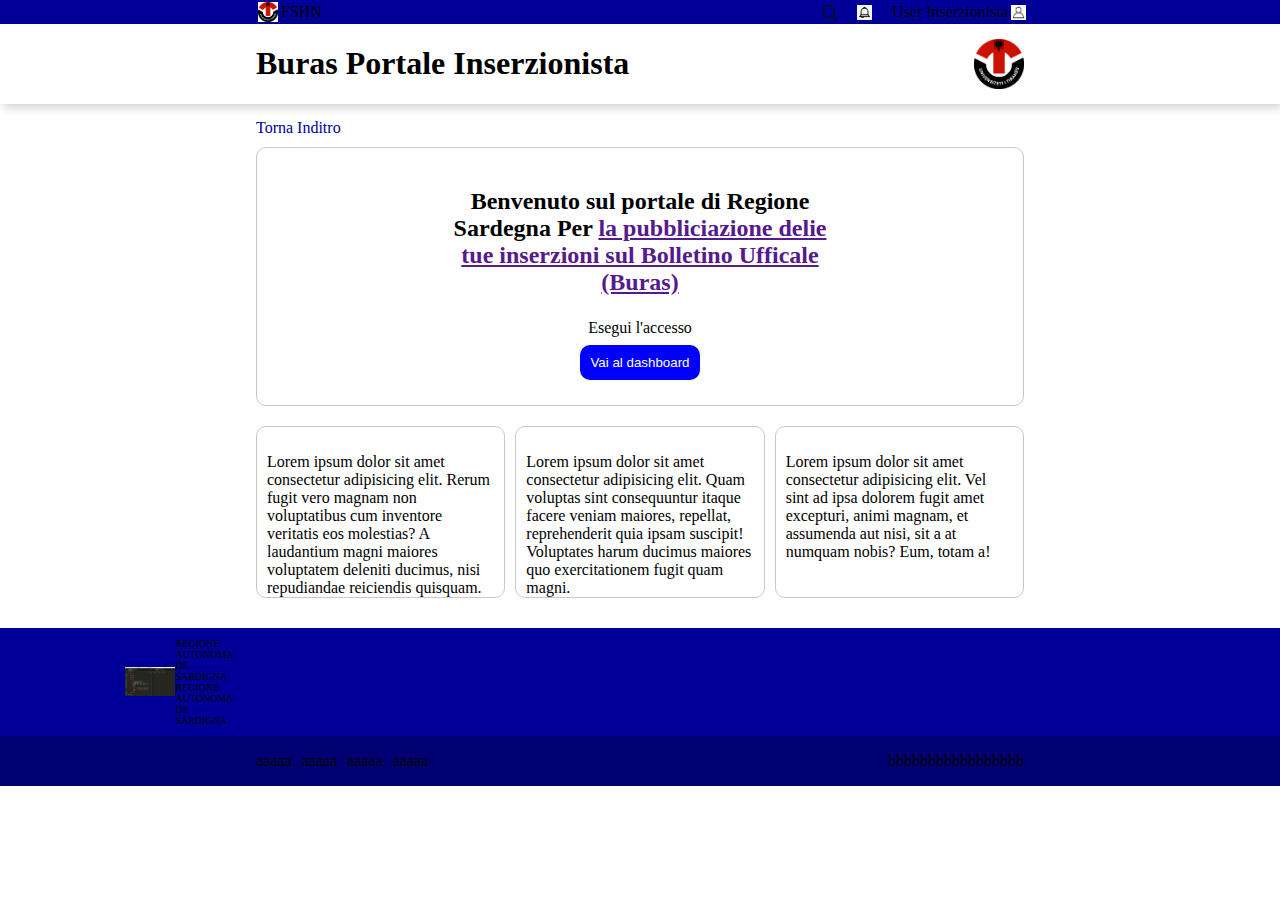
<file: index.html>
<!DOCTYPE html>
<html lang="en">
<head>
    <meta charset="UTF-8">
    <meta name="viewport" content="width=device-width, initial-scale=1.0">
    <title>Incesrione</title>
    <link rel="stylesheet" href="style.css">
</head>
<body>
    <header>
        <div class="nav-top">
            <div class="nav-top-item"><img class="logo-xs" src="images.png" alt="">
            <p>FSHN</p>
            </div>
            <div class="nav-top-item2">
                <img class="logo-xxs" src="search-icon-2048x2048-cmujl7en.png" alt="">
                <img class="logo-xxs" src="pngtree-vector-notification-icon-png-image_927192.jpg" alt="">
                <div class="nav-top-subitem">
                <p>User Inserzionista</p>
                <img class="logo-xxs" src="account-icon-template-vector.jpg" alt="">
                </div>
            </div>
        </div>
        <div class="nav-title">
            <h1>Buras Portale Inserzionista</h1>
            <img class="logo-l" src="images.png" alt="">
        </div>
        </header>
        <main>
        <a id="indjetro" href="">Torna Inditro</a>
        <div class="body-container-main">
            <div class="body-container-first">
            <h2>Benvenuto sul portale di Regione Sardegna Per <a href="">la pubbliciazione delie tue inserzioni sul Bolletino Ufficale (Buras)</a></h2>
            <p>Esegui l'accesso</p>
            <button>Vai al dashboard</button>
            </div>
        </div>
        <h2></h2>
        <div class="body-container-second">
            <div></div>
            <div></div>
            <div></div>
        </div>
        <div class="body-container-third">
            <div class="m3-item">
                <p>Lorem ipsum dolor sit amet consectetur adipisicing elit. Rerum fugit vero magnam non voluptatibus cum inventore veritatis eos molestias? A laudantium magni maiores voluptatem deleniti ducimus, nisi repudiandae reiciendis quisquam.</p>
            </div>
            <div class="m3-item"><p>Lorem ipsum dolor sit amet consectetur adipisicing elit. Quam voluptas sint consequuntur itaque facere veniam maiores, repellat, reprehenderit quia ipsam suscipit! Voluptates harum ducimus maiores quo exercitationem fugit quam magni.</p></div>
            <div class="m3-item"><p>Lorem ipsum dolor sit amet consectetur adipisicing elit. Vel sint ad ipsa dolorem fugit amet excepturi, animi magnam, et assumenda aut nisi, sit a at numquam nobis? Eum, totam a!</p></div>
        </div>
        </div>
        </main>
</body>
<footer>
    <div class="footer-main">
        <div class="footer-item">
        <img class="logo-l" src="OIP.jpg" alt="">
        <p>REGIONE AUTONOMA DE SARDIGNA REGIONE AUTONOMA DE SARDIGNA</p>
        </div>   
</footer>
    <div class="final-container">
    <div class="footer-final">
        <div class="footer-final-text">
            <p>aaaaa</p>
            <p>aaaaa</p>
            <p>aaaaa</p>
            <p>aaaaa</p>
        </div>
        <div>
            <p>bbbbbbbbbbbbbbbbb</p>
        </div>
    </div>
    </div>
</html>
</file>
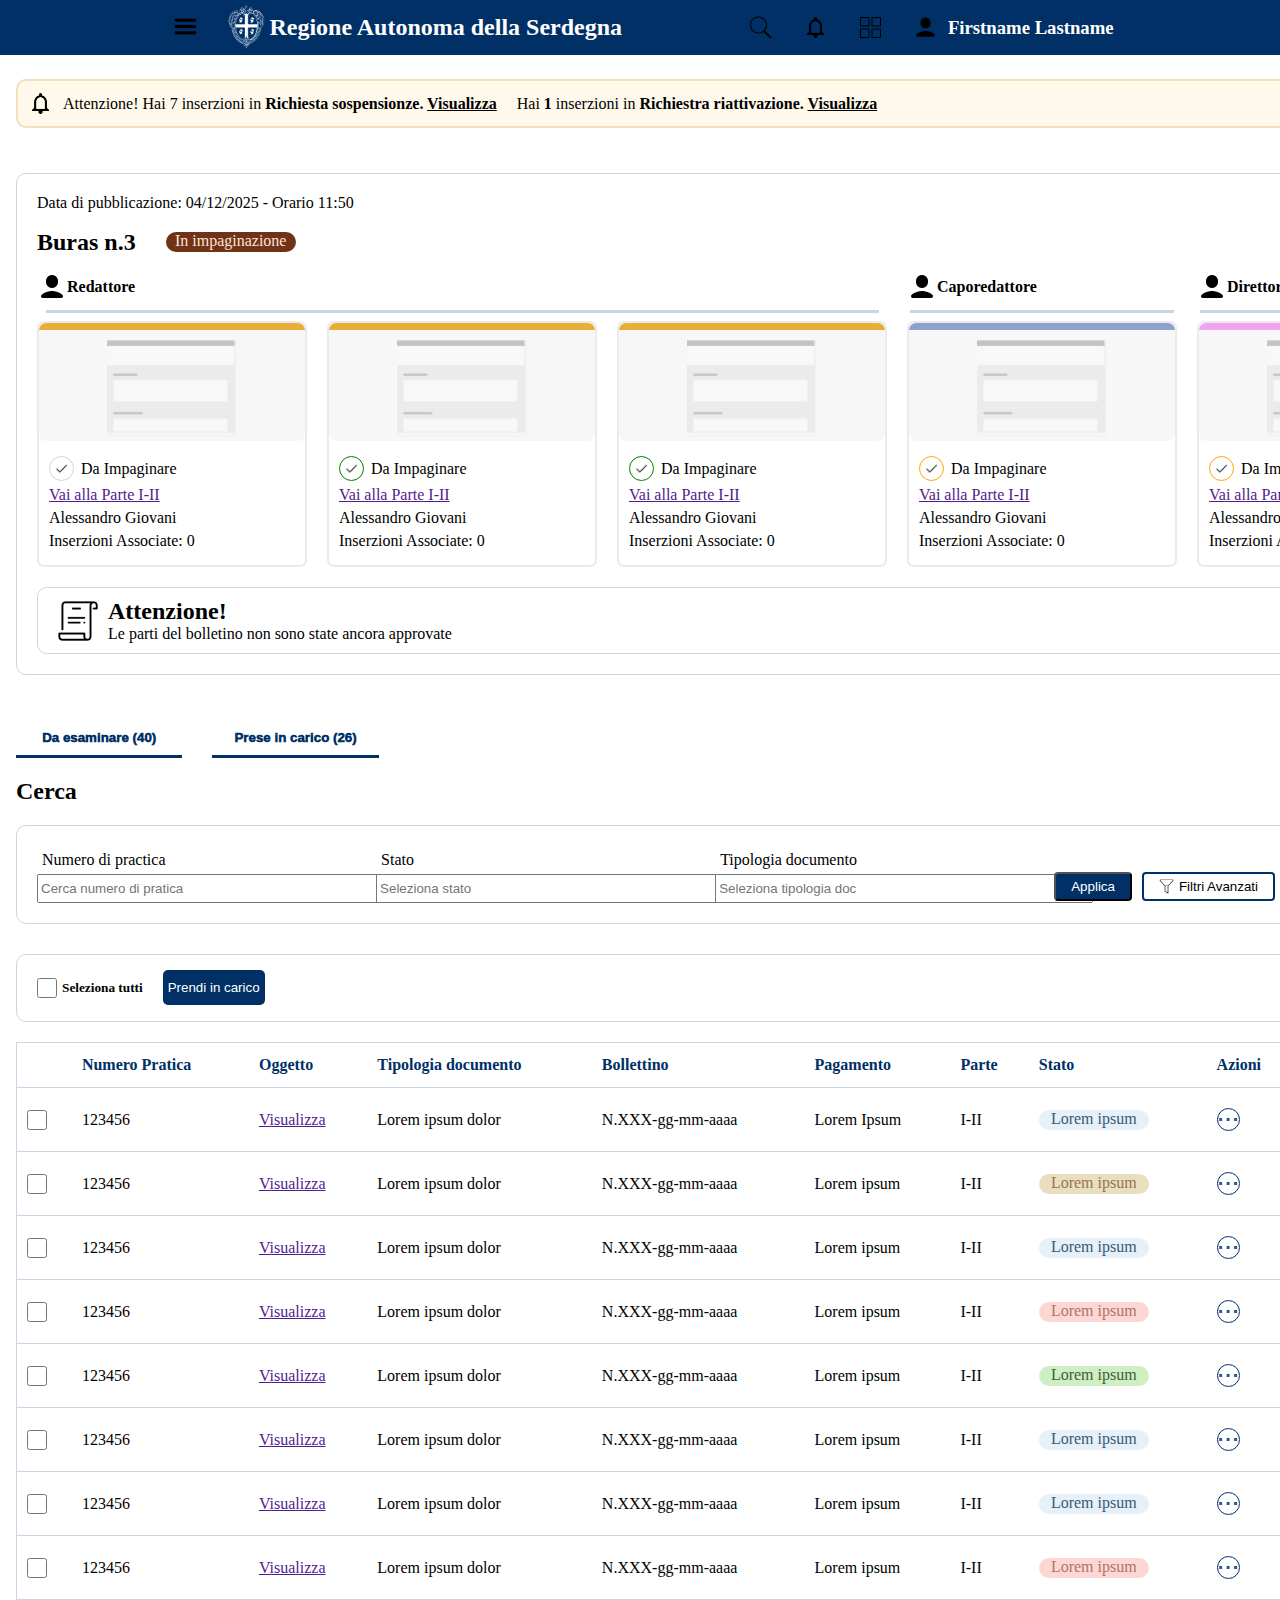
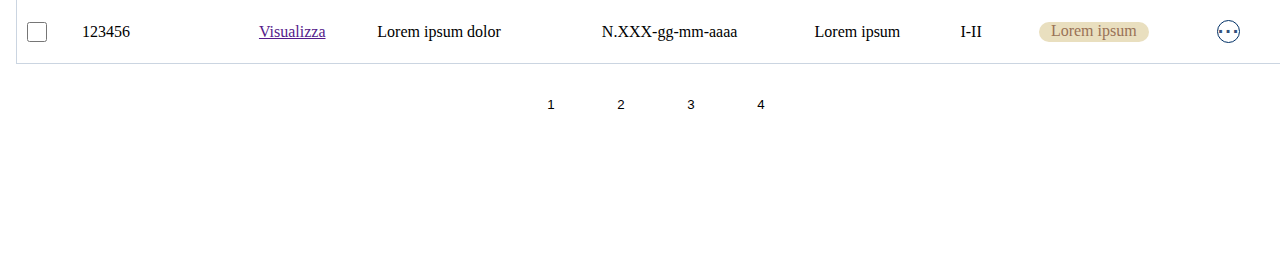
<file: new/buras.html>
<!DOCTYPE html>
<html lang="en">
<head>
    <meta charset="UTF-8">
    <meta name="viewport" content="width=device-width, initial-scale=1.0">
    <title>digitalburas</title>
    <link rel="stylesheet" href="style2.css">
</head>
<body>
<header>
    <div class="nav">
        <div class="nav-item-first">
            <button>
                <img class="img-xs" src="Hamburger_icon.svg.png" alt="">
            </button>
            <div class="logoName">
                <img id="logo" src="HeaderIcon.png" alt="">
                <h2>Regione Autonoma della Serdegna</h2>
            </div>
        </div>
        <div class="nav-item">
            <img class="img-xs" src="icons8-search-50.png" alt="">
            <img class="img-xs" src="icons8-notification-bell-48.png" alt="">
            <img class="img-xs" src="icons8-four-squares-50.png" alt="">
            <div class="user-div">
                <img id="userpfp" src="icons8-user-60.png" alt="">
                <h3>Firstname Lastname</h3>
            </div>
        </div>
    </div>
    <main>
    <div class="notification">
        <div class="notif-sub">
            <img src="icons8-notification-bell-48.png" alt="">
            <p>Attenzione! Hai 7 inserzioni in <b>Richiesta sospensionze. <a href="">Visualizza</a></b></p>
            <hr>
            <p>Hai <b>1</b> inserzioni in <b>Richiestra riattivazione. <a href="">Visualizza</a></b></p>
        </div>
    </div>
    <div class="information-container">
        <div class="information-header">
            <p>Data di pubblicazione: 04/12/2025 - Orario 11:50</p>
            <div class="header-nav-container">
                <div class="header-nav-container-item1">
                <h2>Buras n.3</h2>
                <p class="information-colorp" >In impaginazione</p>
                </div>
            <a href="">Vai al bolletino</a>
            </div>
        </div>
        <div class="role-selector-container">
                <div class="role-card-1">
                    <div class="card-header">
                            <img class="role-img" src="icons8-user-60.png" alt="">
                            <b>Redattore</b>
                    </div>
                <hr>
                <div class="card-body-container">
                    <div class="card-body">
                        <div class="card-img-container-1">
                            <img class="screenshot" src="Screenshot_26.png" alt="">
                        </div>
                        <div class="card-body-text">
                            <div style="display:flex; align-items:center; gap:7px"><img class="checkbox-2" src="icons8-check-30.png" alt=""><p>Da Impaginare</p></div>
                            <div><a href="">Vai alla Parte I-II</a></div>
                            <p>Alessandro Giovani</p>
                            <p>Inserzioni Associate: 0</p>
                        </div>
                    </div>
                    <div class="card-body">
                        <div class="card-img-container-1">
                            <img class="screenshot" src="Screenshot_26.png" alt="">
                        </div>
                        <div class="card-body-text">
                            <div style="display:flex; align-items:center; gap:7px"><img class="checkbox-1" src="icons8-check-30.png" alt=""><p>Da Impaginare</p></div>
                            <div><a href="">Vai alla Parte I-II</a></div>
                            <p>Alessandro Giovani</p>
                            <p>Inserzioni Associate: 0</p>
                        </div>
                    </div>
                    <div class="card-body">
                        <div class="card-img-container-1">
                            <img class="screenshot" src="Screenshot_26.png" alt="">
                        </div>
                        <div class="card-body-text">
                            <div style="display:flex; align-items:center; gap:7px"><img class="checkbox-1" src="icons8-check-30.png" alt=""><p>Da Impaginare</p></div>
                            <div><a href="">Vai alla Parte I-II</a></div>
                            <p>Alessandro Giovani</p>
                            <p>Inserzioni Associate: 0</p>
                        </div>
                    </div>
                </div>
            </div>
            <div class="role-card-1">
                <div class="card-header">
                        <img class="role-img" src="icons8-user-60.png" alt="">
                        <b>Caporedattore</b>
                </div>
                <hr>
                <div class="card-body-container">
                    <div class="card-body">
                        <div class="card-img-container-2">
                            <img class="screenshot" src="Screenshot_26.png" alt="">
                        </div>
                        <div class="card-body-text">
                            <div style="display:flex; align-items:center; gap:7px"><img class="checkbox-3" src="icons8-check-30.png" alt=""><p>Da Impaginare</p></div>
                            <div><a href="">Vai alla Parte I-II</a></div>
                            <p>Alessandro Giovani</p>
                            <p>Inserzioni Associate: 0</p>
                        </div>
                    </div>
                </div>
            </div>
            <div class="role-card-1">
                <div class="card-header">
                        <img class="role-img" src="icons8-user-60.png" alt="">
                        <b>Direttore</b>
                </div>
                <hr>
                <div class="card-body-container">
                    <div class="card-body">
                        <div class="card-img-container-3">
                            <img class="screenshot" src="Screenshot_26.png" alt="">
                        </div>
                        <div class="card-body-text">
                            <div style="display:flex; align-items:center; gap:7px"><img class="checkbox-3" src="icons8-check-30.png" alt=""><p>Da Impaginare</p></div>
                            <div><a href="">Vai alla Parte I-II</a></div>
                            <p>Alessandro Giovani</p>
                            <p>Inserzioni Associate: 0</p>
                        </div>
                    </div>
                </div>
            </div>
        </div>
        <div class="attenzione">
            <img style="width: 40px;" src="icons8-scroll-64.png" alt="">
            <div>
                <h2 style="margin: 0;">Attenzione!</h2>
                <p>Le parti del bolletino non sono state ancora approvate</p>
            </div>
        </div>
    </div>

    <div class="search-tabs">
        <button class="search-tab"><p>Da esaminare (40)</p></button>
        <button class="search-tab"><p>Prese in carico (26)</p></button>
    </div>
    <div class="search-container">
        <h2>Cerca</h2>
        <div class="search">
        <form action="">
            <div>
                <label for="">Numero di practica</label>
                <input type="text" placeholder="Cerca numero di pratica" name="" id="">
            </div>
            <div>
                <label for="">Stato</label>
                <input type="text" placeholder="Seleziona stato" name="" id="">
            </div>
            <div>
                <label for="">Tipologia documento</label>
                <input type="text" placeholder="Seleziona tipologia doc" name="" id="">
            </div>
            <div class="search-buttons">
                   <button id="submit-button"><p>Applica</p></button>    
                   <button id="filter"><img style="width: 15px;" src="icons8-filter-50.png" alt=""> <p>Filtri Avanzati</p></button>   
            </div>
        </form>
        </div>
    </div>
    <div class="search-container-2">
        <div class="search-container-2-input"><input type="checkbox"><h5>Seleziona tutti</h5></div>
        <button id="submit-button-2">Prendi in carico</button>
    </div>
    <table>
        <tr>
            <th></th>
            <th>Numero Pratica</th>
            <th>Oggetto</th>
            <th>Tipologia documento</th>
            <th>Bollettino</th>
            <th>Pagamento</th>
            <th>Parte</th>
            <th>Stato</th>
            <th>Azioni</th>
        </tr>
        <tr>
            <td><input class="table-data-checkbox" type="checkbox"></td>
            <td><p>123456</p></td>
            <td><a href="">Visualizza</a></td>
            <td>Lorem ipsum dolor</td>
            <td>N.XXX-gg-mm-aaaa</td>
            <td>Lorem Ipsum</td>
            <td>I-II</td>
            <td><div class="status-lb"><p>Lorem ipsum</p></div></td>
            <td><button class="table-data-button"><p>.</p><p>.</p><p>.</p></button></td>
        </tr>
        <tr>
            <td><input class="table-data-checkbox" type="checkbox"></td>
            <td><p>123456</p></td>
            <td><a href="">Visualizza</a></td>
            <td>Lorem ipsum dolor</td>
            <td>N.XXX-gg-mm-aaaa</td>
            <td>Lorem ipsum</td>
            <td>I-II</td>
            <td><div class="status-yellow"><p>Lorem ipsum</p></div></td>
            <td><button class="table-data-button"><p>.</p><p>.</p><p>.</p></button></td>
        </tr>
        <tr>
            <td><input class="table-data-checkbox" type="checkbox"></td>
            <td><p>123456</p></td>
            <td><a href="">Visualizza</a></td>
            <td>Lorem ipsum dolor</td>
            <td>N.XXX-gg-mm-aaaa</td>
            <td>Lorem ipsum</td>
            <td>I-II</td>
            <td><div class="status-lb"><p>Lorem ipsum</p></div></td>
            <td><button class="table-data-button"><p>.</p><p>.</p><p>.</p></button></td>
        </tr>
        <tr>
            <td><input class="table-data-checkbox" type="checkbox"></td>
            <td><p>123456</p></td>
            <td><a href="">Visualizza</a></td>
            <td>Lorem ipsum dolor</td>
            <td>N.XXX-gg-mm-aaaa</td>
            <td>Lorem ipsum</td>
            <td>I-II</td>
            <td><div class="status-red"><p>Lorem ipsum</p></div></td>
            <td><button class="table-data-button"><p>.</p><p>.</p><p>.</p></button></td>
        </tr>
        <tr>
            <td><input class="table-data-checkbox" type="checkbox"></td>
            <td><p>123456</p></td>
            <td><a href="">Visualizza</a></td>
            <td>Lorem ipsum dolor</td>
            <td>N.XXX-gg-mm-aaaa</td>
            <td>Lorem ipsum</td>
            <td>I-II</td>
            <td><div class="status-green"><p>Lorem ipsum</p></div></td>
            <td><button class="table-data-button"><p>.</p><p>.</p><p>.</p></button></td>
        </tr>
        <tr>
            <td><input class="table-data-checkbox" type="checkbox"></td>
            <td><p>123456</p></td>
            <td><a href="">Visualizza</a></td>
            <td>Lorem ipsum dolor</td>
            <td>N.XXX-gg-mm-aaaa</td>
            <td>Lorem ipsum</td>
            <td>I-II</td>
            <td><div class="status-lb"><p>Lorem ipsum</p></div></td>
            <td><button class="table-data-button"><p>.</p><p>.</p><p>.</p></button></td>
        </tr>
        <tr>
            <td><input class="table-data-checkbox" type="checkbox"></td>
            <td><p>123456</p></td>
            <td><a href="">Visualizza</a></td>
            <td>Lorem ipsum dolor</td>
            <td>N.XXX-gg-mm-aaaa</td>
            <td>Lorem ipsum</td>
            <td>I-II</td>
            <td><div class="status-lb"><p>Lorem ipsum</p></div></td>
            <td><button class="table-data-button"><p>.</p><p>.</p><p>.</p></button></td>
        </tr>
        <tr>
            <td><input class="table-data-checkbox" type="checkbox"></td>
            <td><p>123456</p></td>
            <td><a href="">Visualizza</a></td>
            <td>Lorem ipsum dolor</td>
            <td>N.XXX-gg-mm-aaaa</td>
            <td>Lorem ipsum</td>
            <td>I-II</td>
            <td><div class="status-red"><p>Lorem ipsum</p></div></td>
            <td><button class="table-data-button"><p>.</p><p>.</p><p>.</p></button></td>
        </tr>
        <tr>
            <td><input class="table-data-checkbox" type="checkbox"></td>
            <td><p>123456</p></td>
            <td><a href="">Visualizza</a></td>
            <td>Lorem ipsum dolor</td>
            <td>N.XXX-gg-mm-aaaa</td>
            <td>Lorem ipsum</td>
            <td>I-II</td>
            <td><div class="status-yellow"><p>Lorem ipsum</p></div></td>
            <td><button class="table-data-button"><p>.</p><p>.</p><p>.</p></button></td>
        </tr>
    </table>
    <div class="paginator">
        <button class="paginator-item"><p>1</p></button>
        <button class="paginator-item"><p>2</p></button>
        <button class="paginator-item"><p>3</p></button>
        <button class="paginator-item"><p>4</p></button>
    </div>
    </main>
</header>

    
</body>
</html>
</file>
<file: style.css>
.square-radio {
    -webkit-appearance: none;
    -moz-appearance: none;
    appearance: none;

    width: 30px;
    height: 30px;
    border: 2px solid white;
    background-color: blue;
    cursor: pointer;
    transition: background-color 0.3s, border-color 0.3s;
}
body{
    margin: 0;
}
.logo-xs {
    width: 20px;
    background-color: blue;
}
.logo-xxs {
    width: 15px;
}
.nav-top{
    width: 100%;
    display: flex;
    max-height: 20px;
    background-color: rgb(0, 0, 152);
    align-items: center;
    justify-content: space-between;
    padding: 2px;
}
.nav-top-item{
    display: flex;
    align-items: center;
    gap: 3px;
    padding-left: 20%;

}
.nav-top-item2{
    display: flex;
    align-items: center;
    justify-content: center;
    gap: 20px;
    padding-right: 20%;
}
.nav-top-subitem{
    display: flex;
    align-items: center;
    gap: 3px;
}
.nav-title {
    display: flex;
    align-items: center;
    justify-content: space-between;
    padding: 0 20%;
    border-collapse: collapse; /* Ensures shadow applies to the whole table */
  box-shadow: 3px 3px 10px rgba(0, 0, 0, 0.2); /* Adjust values as needed */
}
.logo-l{
    width: 50px;
}
main {
    padding-left: 20%;
    padding-right: 20%;
}
#indjetro {
    display: block;
    margin-top: 15px;
    margin-bottom: 10px;
    text-decoration: none;
    color: rgb(0, 0, 151);   
}
.body-container-main {
    box-sizing: border-box;
    background-color: white;
    border: solid 1px rgb(201, 201, 201);
    border-radius: 10px;
    padding-left: 25%;
    padding-right: 25%;
    padding-top: 20px;
    padding-bottom: 20px;
    display: flex;
    width: 100%;
    align-items: center;
    justify-content: center;
    flex-direction: column;
    gap: 0px;
}
.body-container-main p {
    margin: 3px;
}
.body-container-main button {
    background-color: blue;
    padding: 10px;
    margin: 5px;
    color: white;
    border: none;
    border-radius: 10px;
}
.body-container-first {
    display: flex;
    align-items: center;
    justify-content: center;
    flex-direction: column;
    text-align: center;
}
.body-container-third {
    display: flex;
    align-items: center;
    justify-content: center;
    flex-direction: row;
    gap: 10px ;
    overflow-wrap: break-word;
    margin-bottom: 30px;

}
.m3-item{
    width: 33%;
    height: 150px;
    border: solid 1px rgb(201,201,201);
    border-radius: 10px;
    padding: 10px;
}
footer {
    background-color: rgb(0, 0, 152);
}
.footer-main{
    margin-left: 10%;
    margin-right: 10%;    
}
.footer-item {
    display: flex;
    align-items: center;
    justify-content: center;
    flex-direction: row;
    width: 10%;
    height: 5%;
}
.footer-item p {
    font-size: 10px;
}
.footer-links{
    display: flex;
    align-items: center;
    justify-content: space-between;
    gap: 100px ;
}
table {
    border-collapse: separate;
    border-spacing: 100px 0; /* 20px column gap, 0 vertical gap */
    width: 100%;
}
.footer-final{
    padding-left: 20%;
    padding-right: 20%;
    display: flex;
    align-items: center;
    justify-content: space-between;
}
.final-container{
    background-color: rgb(0, 0, 114);
}
.footer-final-text{
    display: flex;
    align-items: center;
    gap: 10px;
    flex-direction: row;
}
</file>
<file: new/style2.css>
.custom-col-1 {
  flex: 0 0 8.33%;
  max-width: 8.33%;
}
.custom-col-2 {
  flex: 0 0 16.66%;
  max-width: 16.66%;
}
.custom-col-3 {
  flex: 0 0 25%;
  max-width: 25%;
}
.custom-col-4 {
  flex: 0 0 33.33%;
  max-width: 33.33%;
}
.custom-col-5 {
  flex: 0 0 41.66%;
  max-width: 41.66%;
}
.custom-col-6 {
  flex: 0 0 50%;
  max-width: 50%;
}
.custom-col-7 {
  flex: 0 0 58.33%;
  max-width: 58.33%;
}
.custom-col-8 {
  flex: 0 0 66.66%;
  max-width: 66.66%;
}
.custom-col-9 {
  flex: 0 0 75%;
  max-width: 75%;
}
.custom-col-10 {
  flex: 0 0 83.33%;
  max-width: 83.33%;
}
.custom-col-11 {
  flex: 0 0 91.66%;
  max-width: 91.66%;
}
.custom-col-12 {
  flex: 0 0 100%;
  max-width: 100%;
}
p {
  margin: 0;
}
.img-xs {
  width: 25px;
}
#logo {
  width: 44px;
}
body {
  margin: 0;
}
main {
  padding-right: 1rem;
  padding-left: 1rem;
  margin-right: auto;
  margin-left: auto;
  margin-top: 1.5em;
  max-width: 1480px;
  width: 100%;
  min-height: 1800px;
}
.nav {
  background-color: #003066;
  display: flex;
  align-items: center;
  justify-content: space-between;
  flex-direction: row;
  padding-left: 13%;
  padding-right: 13%;
  height: 55px;
}
.nav-item-logo {
  display: flex;
  justify-content: center;
  align-items: center;
  gap: 15px;
}
.logoName {
  display: flex;
  align-items: center;
  justify-content: center;
}
.nav-item-first {
  display: flex;
  align-items: center;
  justify-content: center;
  gap: 20px;
  color: white;
  padding-bottom: 0px;
}
.nav-item-first button {
  background-color: #003066;
  border: solid 1px #003066;
}
.nav-item-first button:hover {
  border: solid 1px white;
}
.nav-item {
  display: flex;
  justify-content: center;
  align-items: center;
  gap: 30px;
}
.nav-item div {
  display: flex;
  align-items: center;
  justify-content: center;
}
#userpfp {
  width: 25px;
  color: white;
}
.user-div {
  display: flex;
  align-items: center;
  justify-content: center;
  gap: 10px;
  color: white;
}
.notification {
  border: solid 2px #f4dfbd;
  border-radius: 10px;
  background-color: #fff9ec;
  margin-top: 23px;
  display: flex;
  align-items: center;
  justify-content: flex-start;
  height: 45px;
}
.notification img {
  width: 25px;
  padding-left: 10px;
}
.notification hr {
  width: max-content;
  height: 15px; /* Adjust height */
  background-color: black; /* Change color */
  border: none;
}
.notification a {
  color: black;
}
.notif-sub {
  display: flex;
  align-items: center;
  gap: 10px;
}

.information-container {
  border: solid 1px #cbd5e1 ;
  border-radius: 10px;
  padding: 20px;
  margin: 45px 0;
  width: 90em;
  width: max-content;
  overflow: auto;
}
.header-nav-container-item1 {
  display: flex;
  align-items: center;
  justify-content: center;
  gap: 30px;
}
.information-colorp {
  border: none;
  background-color: #6f3318;
  color: #ffe2d4;
  border-radius: 10px;
  width: 130px;
  height: 20px;
  text-align: center;
}
.header-nav-container {
  display: flex;
  align-items: center;
  justify-content: space-between;
  width: 100%;
  height: 60px;
}
.role-selector-container {
  display: flex;
  align-items: center;
  justify-content: center;
  gap: 20px;

}
.role-selector-container hr {
  border: none;
  height: 3px;
  background-color: #cbd5e1;
  width: 98%;
}
.role-img {
  width: 30px;
}
.role-card-1 {
  display: flex;
  align-items: center;
  justify-content: center;
  flex-direction: column;
}
.role-card-2 {
  display: flex;
  align-items: center;
  justify-content: center;
  flex-direction: column;
}
.role-card-3 {
  display: flex;
  align-items: center;
  justify-content: center;
  flex-direction: column;
}
.card-header {
    display: flex;
    width: 100%;
    align-items: center;
    justify-content: flex-start;
    margin: 0;
}
.card-body-container {
    width: 100%;
    box-sizing: border-box;
    display: flex;
    flex-direction: row;
    gap: 20px;
}
.card-body{
    display: flex;
    flex-direction: column;
    border: solid 2px #EBEBEB;
    border-radius: 7px;
}
.card-img-container-1 {
    border-top: solid 7px #e8ae37;
    border-radius: 7px;
    padding-left: 68px;
    padding-right: 68px;
    padding-top: 10px;
    background-color: #f7f7f7;
}
.card-img-container-2 {
    border-top: solid 7px #8CA1CE;
    border-radius: 7px;
    padding-left: 68px;
    padding-right: 68px;
    padding-top: 10px;
    background-color: #f7f7f7;
}
.card-img-container-3 {
    border-top: solid 7px #F1A3F2;
    border-radius: 7px;
    padding-left: 68px;
    padding-right: 68px;
    padding-top: 10px;
    background-color: #f7f7f7;
}
.checkbox-1 {
    width: 13px;
    border: solid 1px green;
    padding: 5px;
    border-radius: 100px;
}
.checkbox-2 {
  width: 13px;
  border: solid 1px #cbd5e1;
  padding: 5px;
  border-radius: 100px;
}
.checkbox-3 {
  width: 13px;
  border: solid 1px orange;
  padding: 5px;
  border-radius: 100px;
}
.card-body-text {
   padding: 15px 10px;
    display: flex;
    flex-direction: column;
    gap: 5px;
}
.screenshot {
    width: 130px;
    height: 97px;
}
.attenzione {
  display: flex;
  align-items: center;
  flex-direction: row;
  border: solid 1px #cbd5e1 ;
  border-radius: 10px;
  padding: 10px 20px;
  gap: 10px;
  margin-top: 20px;
}
.search{
  padding: 20px;
  border: solid 1px #cbd5e1;
  border-radius: 10px;
  display: flex;
  align-items: center;
}
.search-container {
  
}
.search-tabs {
  display: flex;
  gap: 30px;
}
.search-tab {
  width: 13%;
  text-align: center;
  padding: 10px 0;
  border: none;
  border-bottom: solid 3px #003066;
  background-color: white;
}
.search-tabs p {
  color: #003066;
  font-weight: 1000;
}
#submit-button {
  background-color: #003066;
  color: white;
  padding: 5px 15px;
  border-radius: 4px;
}
#filter {
  background-color: white;
  border: solid 2px #003066;
  border-radius: 4px;
  display: flex;
  align-items: center;
  justify-content: center;
  padding: 5px 15px;
  gap: 5px;
}
form {
  display: flex;
  align-items: center;
  justify-content: space-between;
  width: 100%;
  flex-wrap: wrap;
} 
form div {
  display: flex;
  flex-direction: column;
}
.search-buttons {
    display: flex;
    padding-top: 25px;
    flex-direction: row;
    gap: 10px;
}

input {
  width: 200%;
  padding-top: 5px;
  padding-bottom: 5px;
  flex-wrap: wrap;
}
label {
  padding: 5px;
}
.search-container-2{
  display: flex;
  align-items: center;
  justify-content: flex-start;
  gap: 20px;
  border:solid 1px #cbd5e1;
  border-radius: 10px;
  padding: 3px 0px 3px 20px;
  margin-top: 30px;
}
.search-container-2-input {
  display: flex;
  align-items: center;
  justify-content: center;
  margin: 0;
  gap: 5px;
  padding: 0;
}
.search-container-2 input {
  height: 20px;
  width: 20px;
  display: flex;
  margin: 0;
  padding: 0;
}
#submit-button-2 {
  background-color: #003066;
  color: white;
  padding: 10px 5px;
  border: 0px;
  border-radius: 5px;
  margin: 0;
}
.status-lb{
  border: none;
  background-color: #e5f0f9;
  color: #395b74;
  border-radius: 10px;
  width: 110px;
  height: 20px;
  text-align: center;
}
.status-green{
  border: none;
  background-color: #cfeec4;
  color: #3e6135;
  border-radius: 10px;
  width: 110px;
  height: 20px;
  text-align: center;
}
.status-red{
  border: none;
  background-color: #fcd8d4;
  color: #b2736b;
  border-radius: 10px;
  width: 110px;
  height: 20px;
  text-align: center;
}
.status-yellow{
  border: none;
  background-color: #e9dfbf;
  color: #997256;
  border-radius: 10px;
  width: 110px;
  height: 20px;
  text-align: center;
}
.table-data-checkbox{
  height: 20px;
  width: 20px;
  display: flex;
  margin: 0;
  padding: 0;
}
.table-data-button {
  width: 23px;
  height: 23px;
  border-radius: 50%;
  border: 1px solid #003066; 
  background-color: white;
  color: #34507b; 
  padding: 0;
  display: flex;
  align-items: center;
  justify-content: center;
  font-weight: bold; 
  font-size: 20px;
  cursor: pointer;
  gap: 2px;
}
.table-data-button p {
  padding-bottom: 11px;
}
.table-data-button:hover {
  background-color: #003066;
  color: white;
  transition: 0.1s ease-in-out background-color;
}
table {
  margin-top: 20px;
  margin-bottom: 20px;
  border-collapse: collapse;
  width: 100%;
}
tr{
  border: solid 1px #cbd5e1;
}
th {
  color: #003066;
  text-align: start;
  padding: 13px 10px;
  
}
td {
  padding: 20px 10px;
}
.paginator {
  display: flex;
  align-items: center;
  justify-content: center;
  gap: 30px;
}
.paginator-item {
  height: 40px;
  width: 40px;
  border: none;
  border-radius: 5px;
  background-color: white;
  display: flex;
  align-items: center;
  justify-content: center;
  box-sizing: border-box;
}
.paginator-item:hover{
  border: solid 1px #003066;;
}
</file>
